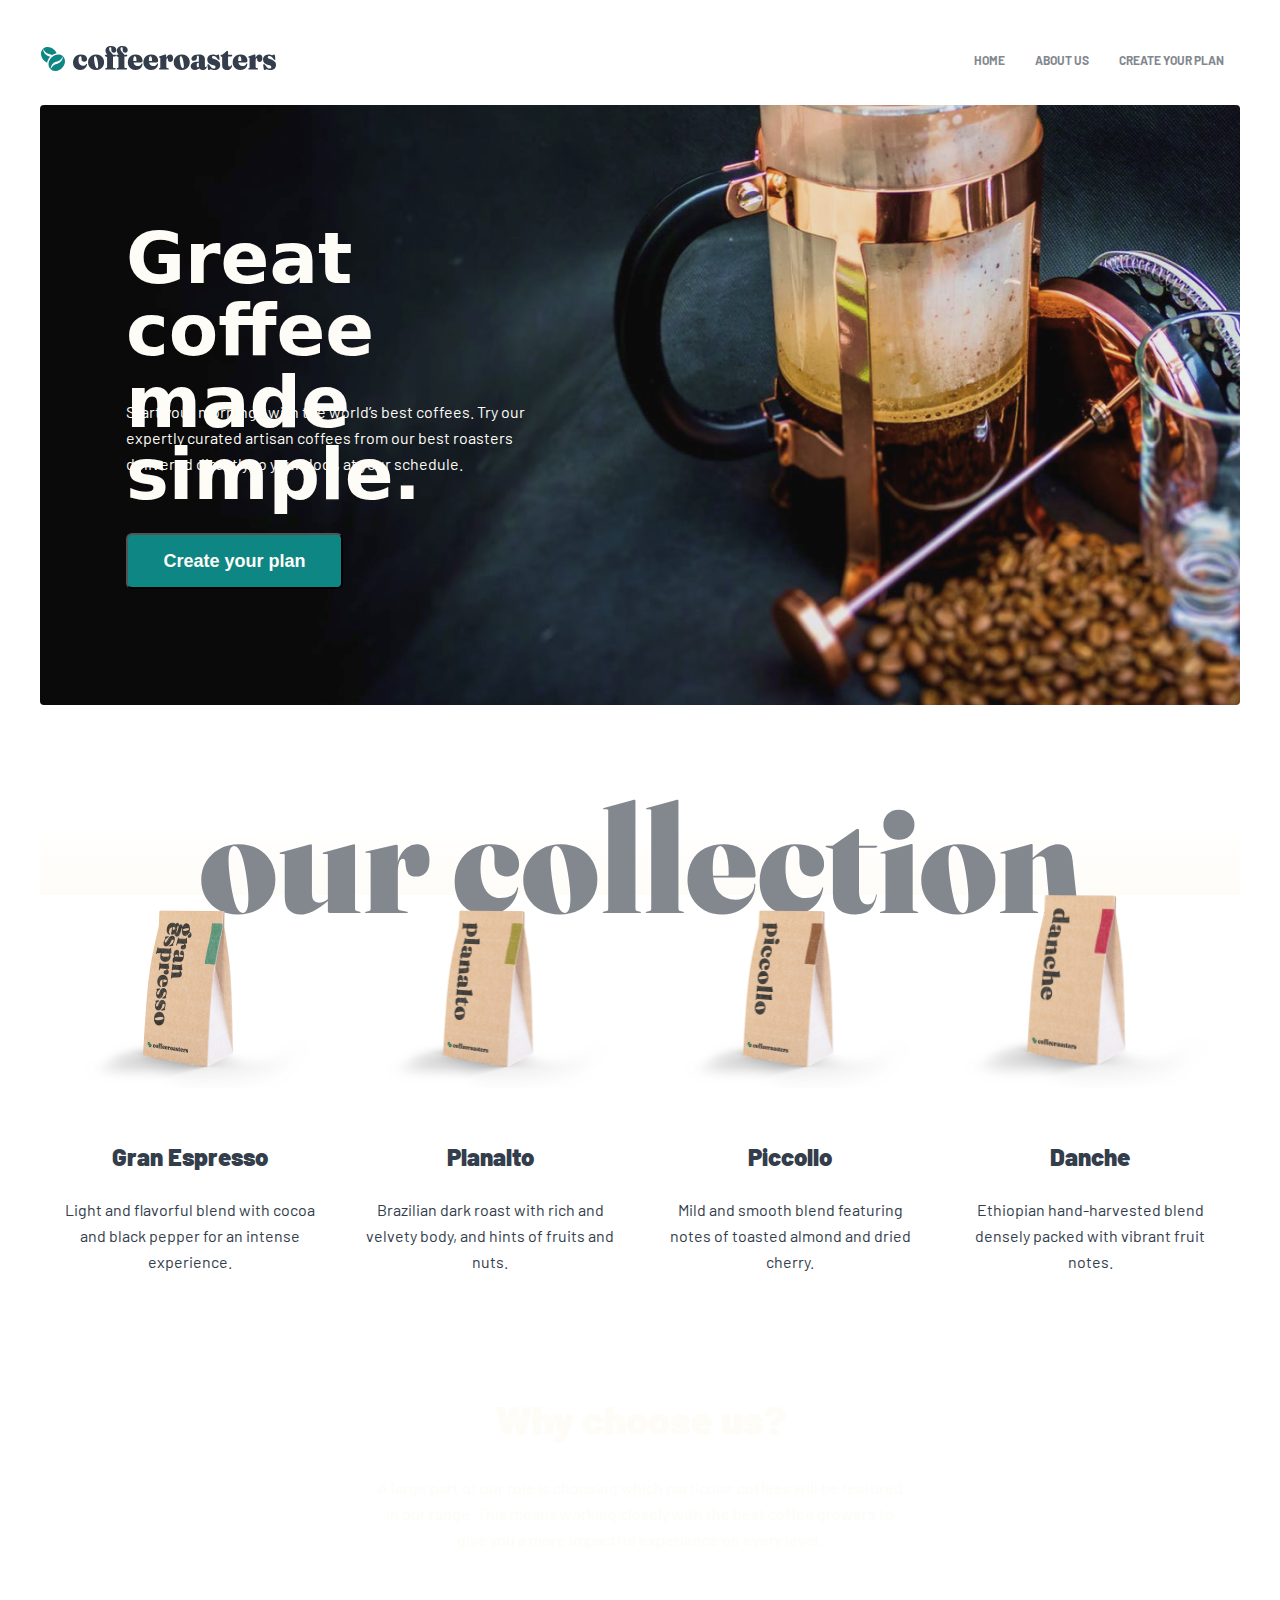
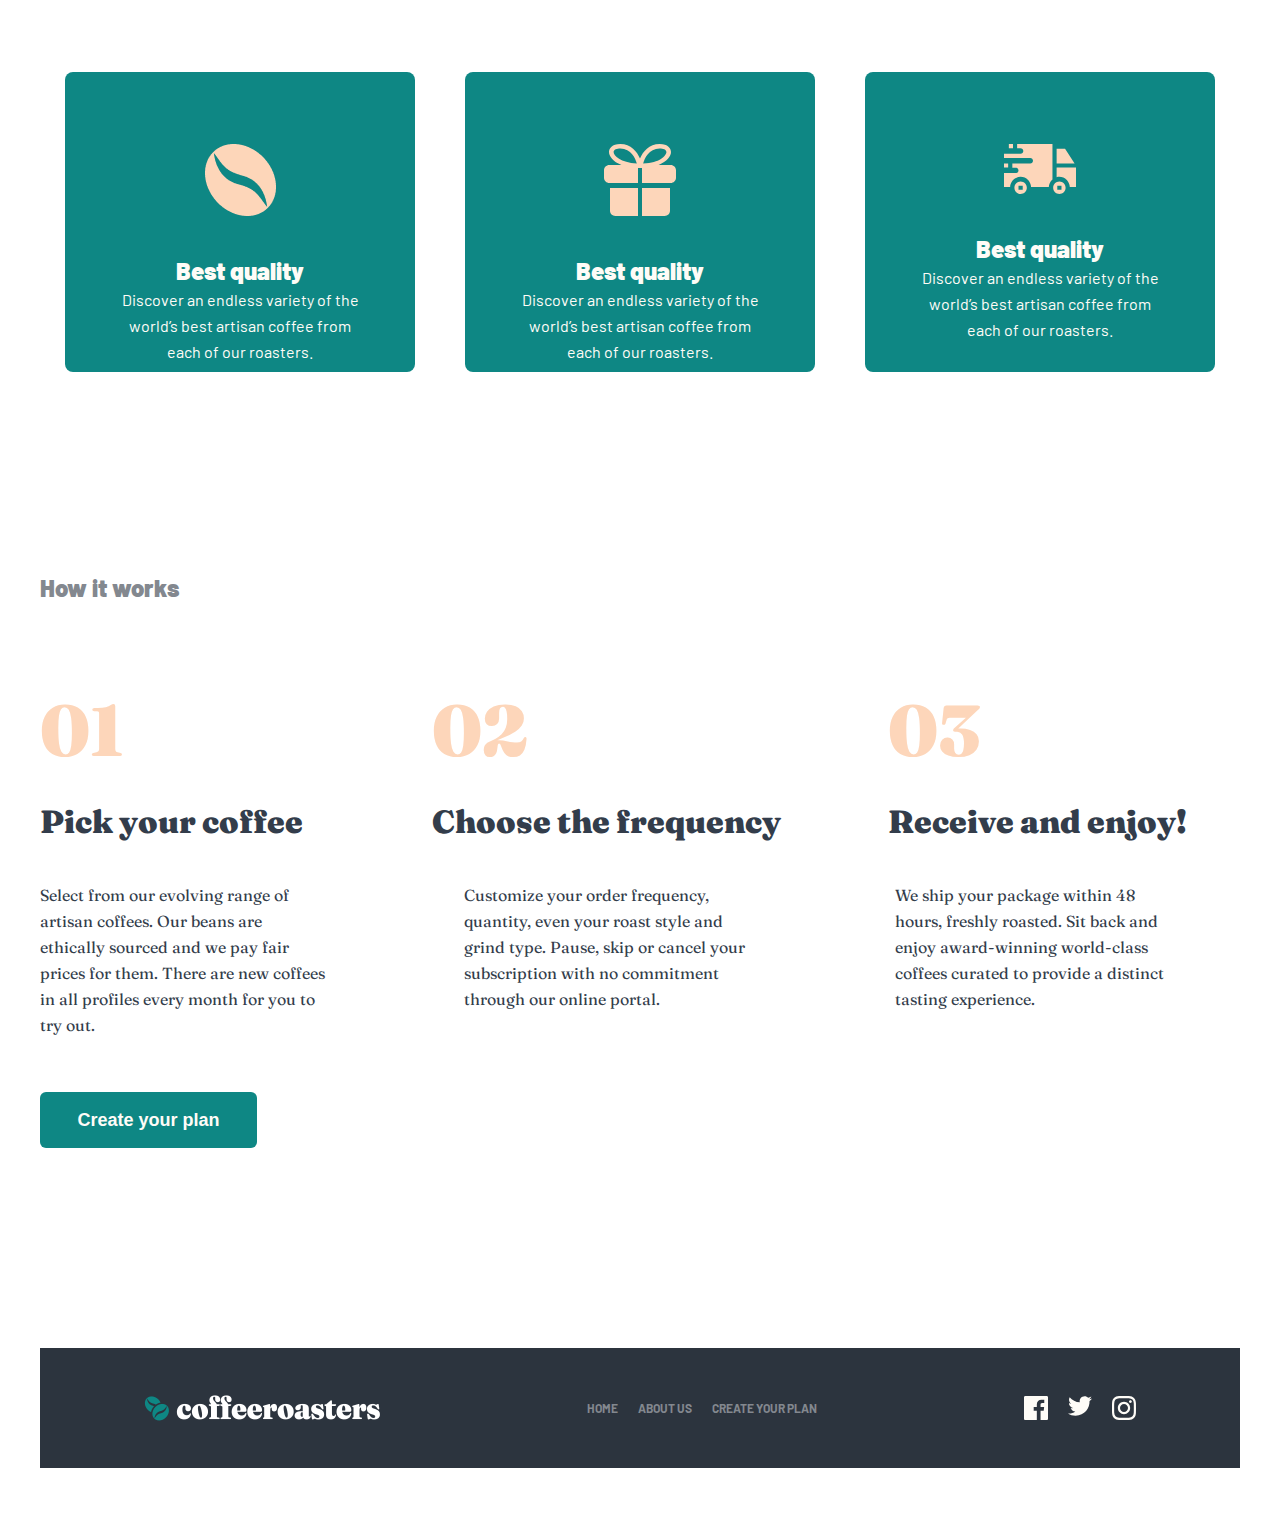
<file: index.html>
<!DOCTYPE html>
<html lang="en">
  <head>
    <meta charset="UTF-8" />
    <meta http-equiv="X-UA-Compatible" content="IE=edge" />
    <meta name="viewport" content="width=device-width, initial-scale=1.0" />
    <title>Home</title>
    <link rel="preconnect" href="https://fonts.googleapis.com" />
    <link rel="preconnect" href="https://fonts.gstatic.com" crossorigin />
    <link
      href="https://fonts.googleapis.com/css2?family=Barlow:wght@400;600&display=swap"
      rel="stylesheet"
    />
    <link rel="preconnect" href="https://fonts.googleapis.com" />
    <link rel="preconnect" href="https://fonts.gstatic.com" crossorigin />
    <link
      href="https://fonts.googleapis.com/css2?family=Fraunces:opsz,wght@9..144,900&display=swap"
      rel="stylesheet"
    />
    <link rel="stylesheet" href="./css/main.css" />
  </head>
  <body>
    <header>
      <section class="head_section_1">
        <div class="container">
          <div class="header">
            <h1 class="header__logo">
              <a href="/"><img src="./img/Group 5.svg" alt="logo" /></a>
            </h1>
            <nav>
              <ul class="header__list">
                <li><a href="./index.html">HOME</a></li>
                <li><a href="./about-us.html">ABOUT US</a></li>
                <li><a href="./creat-plan.html">CREATE YOUR PLAN</a></li>
              </ul>
            </nav>
          </div>
        </div>
      </section>
      <section class="head_section_2">
        <div class="container">
          <img src="./img/Bitmap.png" alt="photo coffee" class="coffee_photo" />
          <div class="made_coffee">
            <h2 class="made_coffee__title">Great coffee made simple.</h2>
            <p class="made_coffee__text">
              Start your mornings with the world’s best coffees. Try our
              expertly curated artisan coffees from our best roasters delivered
              directly to your door, at your schedule.
            </p>
            <button class="made_coffee__btn">Create your plan</button>
          </div>
        </div>
      </section>
    </header>
    <!--i finished header section-->
    <main>
      <section class="main-section_1">
        <div class="container">
          <div class="collection">
            <h2 class="collection__title">our collection</h2>
          </div>
          <div class="type_coffees">
            <div class="espresso">
              <img
                src="./img/expresso.png"
                alt="coffee"
                width="255px"
                height="193px"
              />
              <h4>Gran Espresso</h4>
              <p>
                Light and flavorful blend with cocoa and black pepper for an
                intense experience.
              </p>
            </div>
            <div class="espresso">
              <img
                src="./img/kopi2.png"
                alt="coffee"
                width="255px"
                height="193px"
              />
              <h4>Planalto</h4>
              <p>
                Brazilian dark roast with rich and velvety body, and hints of
                fruits and nuts.
              </p>
            </div>
            <div class="espresso">
              <img
                src="./img/kopi3.png"
                alt="coffee"
                width="255px"
                height="193px"
              />
              <h4>Piccollo</h4>
              <p>
                Mild and smooth blend featuring notes of toasted almond and
                dried cherry.
              </p>
            </div>
            <div class="espresso">
              <img
                src="./img/kopi4.png"
                alt="coffee"
                width="255px"
                height="193px"
              />
              <h4>Danche</h4>
              <p>
                Ethiopian hand-harvested blend densely packed with vibrant fruit
                notes.
              </p>
            </div>
          </div>
        </div>
      </section>
      <!--finished first section of main-->
      <section class="main-section_2">
        <div class="container">
          <div class="about-us">
            <h2>Why choose us?</h2>
            <p>
              A large part of our role is choosing which particular coffees will
              be featured in our range. This means working closely with the best
              coffee growers to give you a more impactful experience on every
              level.
            </p>
          </div>
          <div class="boxes-coffee">
            <div class="box_coffee">
              <img src="./img/Shape.png" alt="coffee" />
              <h3>Best quality</h3>
              <p>
                Discover an endless variety of the world’s best artisan coffee
                from each of our roasters.
              </p>
            </div>
            <div class="box_coffee">
              <img src="./img/Combined Shape.svg" alt="coffee" />
              <h3>Best quality</h3>
              <p>
                Discover an endless variety of the world’s best artisan coffee
                from each of our roasters.
              </p>
            </div>
            <div class="box_coffee">
              <img src="./img/Combined Shape (1).svg" alt="coffee" />
              <h3>Best quality</h3>
              <p>
                Discover an endless variety of the world’s best artisan coffee
                from each of our roasters.
              </p>
            </div>
          </div>
        </div>
      </section>
      <!--finished second section of main-->
      <section class="main-section_3">
        <div class="container">
          <div class="our-system">
            <h2>How it works</h2>
          </div>
          <div class="three_boxees">
            <div class="instruction_1">
              <h2>01</h2>
              <h3>Pick your coffee</h3>
              <p>
                Select from our evolving range of artisan coffees. Our beans are
                ethically sourced and we pay fair prices for them. There are new
                coffees in all profiles every month for you to try out.
              </p>
            </div>
            <div class="instruction">
              <h2>02</h2>
              <h3>Choose the frequency</h3>
              <p>
                Customize your order frequency, quantity, even your roast style
                and grind type. Pause, skip or cancel your subscription with no
                commitment through our online portal.
              </p>
            </div>
            <div class="instruction">
              <h2>03</h2>
              <h3>Receive and enjoy!</h3>
              <p>
                We ship your package within 48 hours, freshly roasted. Sit back
                and enjoy award-winning world-class coffees curated to provide a
                distinct tasting experience.
              </p>
            </div>
          </div>
          <button class="our-system__btn">Create your plan</button>
        </div>
      </section>
    </main>
    <!--finished main!!!-->
    <footer>
      <div class="container">
        <div class="footer">
          <h2>
            <a href="/">
              <img
                src="./img/footer logo.png"
                alt="footer logo"
                width="236px"
                height="26px"
              />
            </a>
          </h2>
          <div class="section-2_footer">
            <nav>
              <ul class="section-2_footer__list">
                <li><a href="/">HOME</a></li>
                <li><a href="/">ABOUT US</a></li>
                <li><a href="/">CREATE YOUR PLAN</a></li>
              </ul>
            </nav>
          </div>
          <div class="section-2_footer">
            <nav>
              <ul class="section-2_footer__list">
                <li>
                  <a href="/"><img src="./img/Path (1).svg" alt="" /></a>
                </li>
                <li>
                  <a href="/"><img src="./img/Path.svg" alt="" /></a>
                </li>
                <li>
                  <a href="/"><img src="./img/Shape.svg" alt="" /></a>
                </li>
              </ul>
            </nav>
          </div>
        </div>
      </div>
    </footer>
  </body>
</html>
</file>
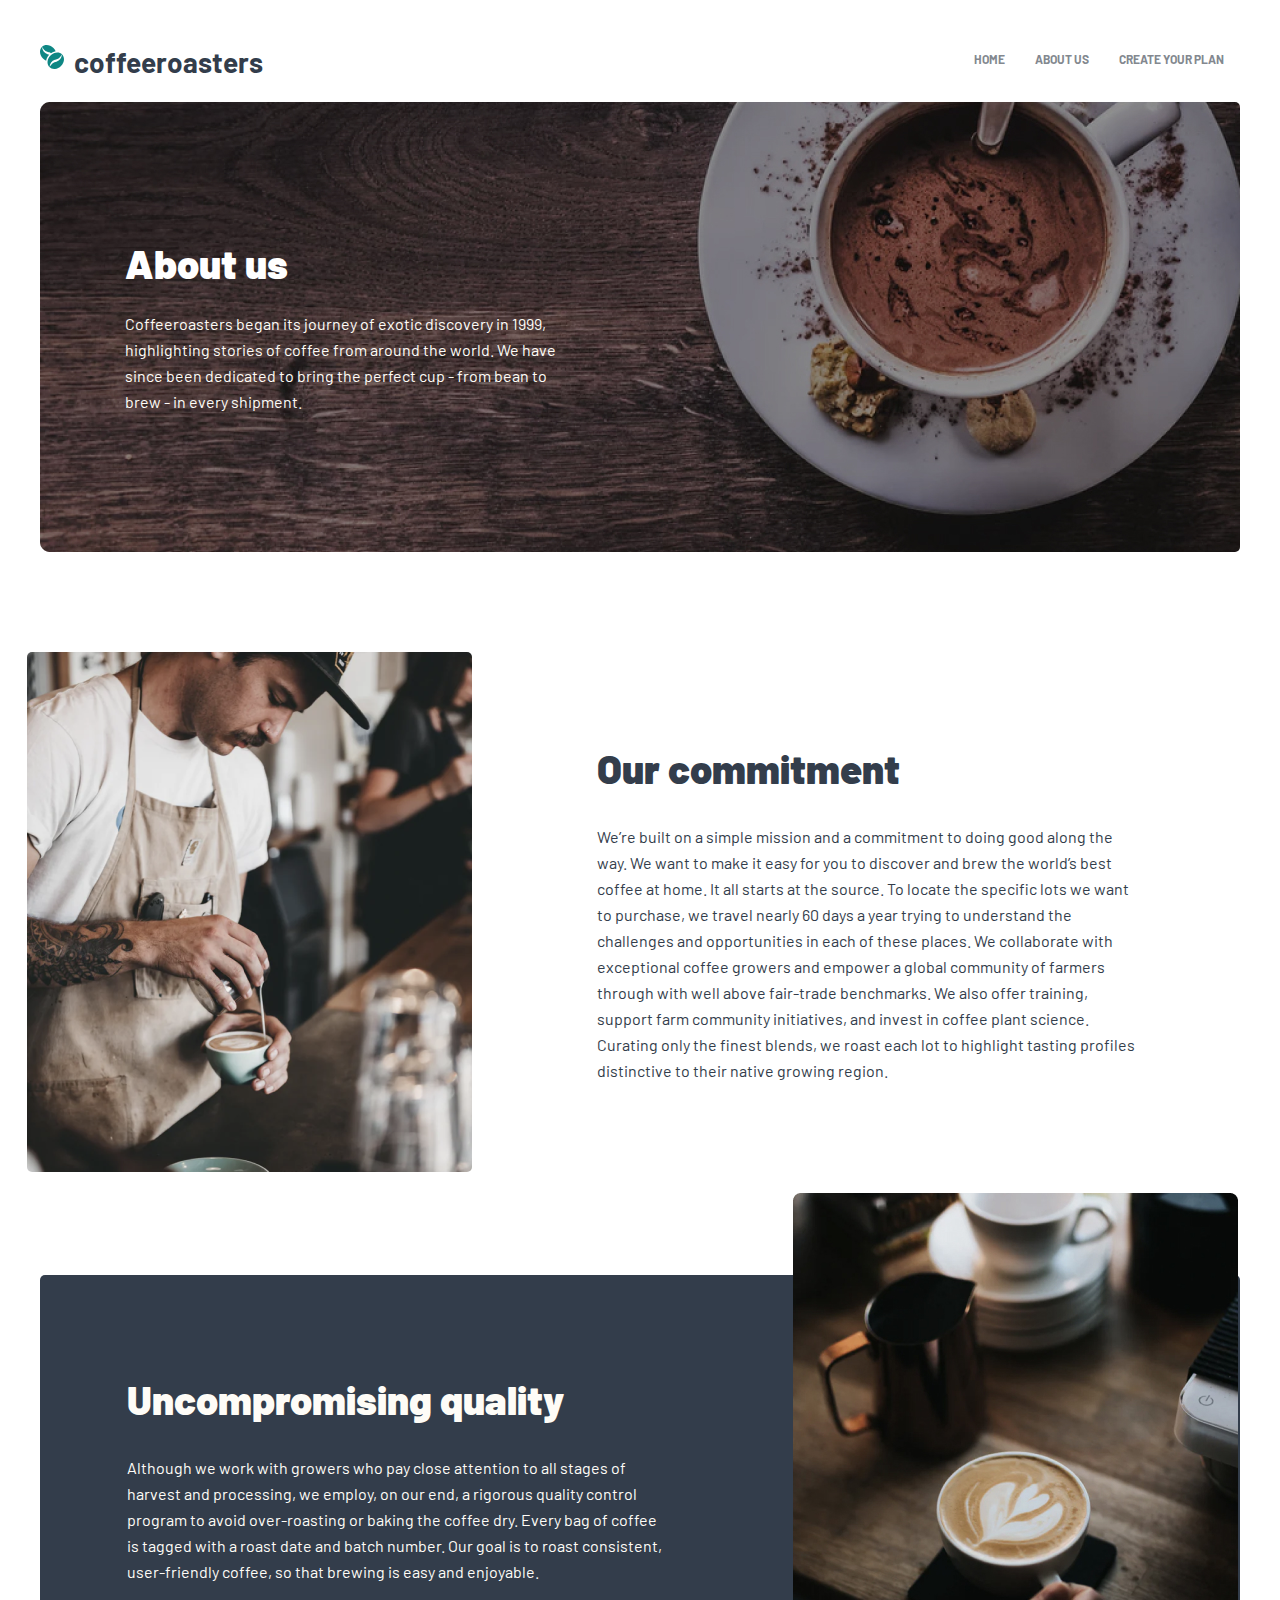
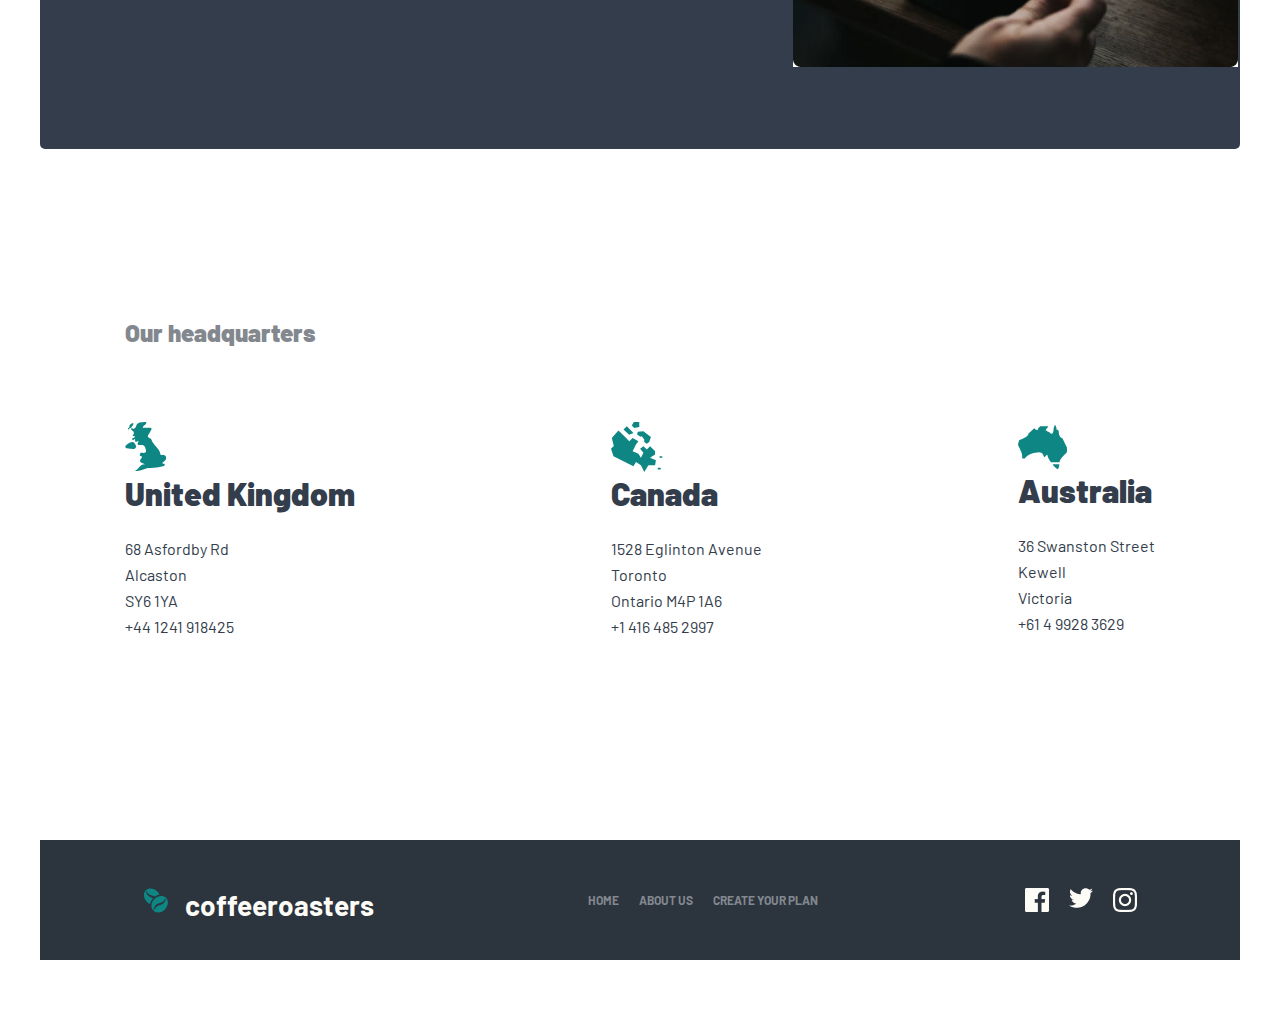
<file: about-us.html>
<!DOCTYPE html>
<html lang="en">
  <head>
    <meta charset="UTF-8" />
    <meta http-equiv="X-UA-Compatible" content="IE=edge" />
    <meta name="viewport" content="width=device-width, initial-scale=1.0" />
    <title>Coffee About us</title>
    <link rel="preconnect" href="https://fonts.googleapis.com" />
    <link rel="preconnect" href="https://fonts.gstatic.com" crossorigin />
    <link
      href="https://fonts.googleapis.com/css2?family=Barlow:wght@400;600&display=swap"
      rel="stylesheet"
    />
    <link rel="preconnect" href="https://fonts.googleapis.com" />
    <link rel="preconnect" href="https://fonts.gstatic.com" crossorigin />
    <link
      href="https://fonts.googleapis.com/css2?family=Fraunces:opsz,wght@9..144,900&display=swap"
      rel="stylesheet"
    />
    <link rel="stylesheet" href="./css/main.css" />
  </head>
  <body>
    <header>
      <section class="head_section_1">
        <div class="container">
          <div class="header">
            <h1 class="header__logo">
              <a href="/"
                ><svg
                  width="24"
                  height="24"
                  viewBox="0 0 24 24"
                  fill="none"
                  xmlns="http://www.w3.org/2000/svg"
                >
                  <path
                    fill-rule="evenodd"
                    clip-rule="evenodd"
                    d="M13.4893 3.00268C9.97493 -0.508874 4.76554 -1.01438 1.87661 1.87766C-1.01383 4.76821 -0.508337 9.97779 3.00008 13.4908C3.93606 14.4269 5.01454 15.1424 6.15301 15.6554C6.52651 13.4848 7.59748 11.3983 9.22344 9.68528C8.68496 9.49328 8.13297 9.33128 7.55698 9.17377C4.14606 8.23776 2.4511 5.39222 2.05511 2.05617C2.38262 2.45002 2.68082 2.86313 2.97814 3.27503C3.555 4.0742 4.12855 4.86879 4.90654 5.50922C6.11679 6.50576 7.44522 6.89045 8.89855 7.3113C8.95466 7.32755 9.01096 7.34385 9.06745 7.36025C9.75593 7.55975 10.3544 7.85525 10.9034 8.20026C12.3464 7.14574 13.9738 6.44373 15.6538 6.15423C15.1423 5.01571 14.4253 3.93869 13.4893 3.00268ZM7.54648 16.4894C7.76998 14.3159 8.82296 12.1903 10.5104 10.5028C14.0248 6.99124 19.2342 6.48423 22.1232 9.37778C25.0136 12.2683 24.5096 17.4779 20.9967 20.991C19.3092 22.6785 17.1838 23.7315 15.0103 23.9565C14.7208 23.985 14.4343 24 14.1538 24C12.2849 24 10.6154 23.3445 9.38544 22.1145C7.96947 20.7 7.31549 18.7019 7.54648 16.4894ZM12.6869 18.2729C13.8388 17.3939 15.0853 17.0459 16.4413 16.6754C19.8522 15.7394 21.5457 12.8938 21.9432 9.55778C21.6184 9.94944 21.3224 10.3598 21.0273 10.7688C20.4487 11.5709 19.8735 12.3681 19.0917 13.0108C17.8778 14.009 16.5463 14.3943 15.0864 14.8168L14.9308 14.8619C11.5934 15.8309 9.94343 18.6524 9.56244 21.936C9.89121 21.541 10.1924 21.1309 10.492 20.7229C11.1423 19.8374 11.7852 18.962 12.6869 18.2729Z"
                    fill="#0E8784"
                  />
                </svg>
                <p>coffeeroasters</p>
              </a>
            </h1>
            <nav>
              <ul class="header__list">
                <li><a href="./index.html">HOME</a></li>
                <li><a href="./about-us.html">ABOUT US</a></li>
                <li><a href="./creat-plan.html">CREATE YOUR PLAN</a></li>
              </ul>
            </nav>
          </div>
        </div>
      </section>
      <section class="about-us-coffee">
        <div class="container">
          <div class="about-us__info">
            <h2>About us</h2>
            <p>
              Coffeeroasters began its journey of exotic discovery in 1999,
              highlighting stories of coffee from around the world. We have
              since been dedicated to bring the perfect cup - from bean to brew
              - in every shipment.
            </p>
          </div>
        </div>
      </section>
    </header>
    <main class="main">
      <section class="section-main">
        <div class="container">
          <div class="section-info">
            <span>
              <img
                src="./img/commitment.png"
                alt="commitment"
                width="445px"
                height="520px"
              />
            </span>
            <div class="commitment__text">
              <h2>Our commitment</h2>
              <p>
                We’re built on a simple mission and a commitment to doing good
                along the way. We want to make it easy for you to discover and
                brew the world’s best coffee at home. It all starts at the
                source. To locate the specific lots we want to purchase, we
                travel nearly 60 days a year trying to understand the challenges
                and opportunities in each of these places. We collaborate with
                exceptional coffee growers and empower a global community of
                farmers through with well above fair-trade benchmarks. We also
                offer training, support farm community initiatives, and invest
                in coffee plant science. Curating only the finest blends, we
                roast each lot to highlight tasting profiles distinctive to
                their native growing region.
              </p>
            </div>
          </div>
        </div>
      </section>
      <section class="section-main_2">
        <div class="container">
          <div class="quality">
            <div class="quality__info">
              <div class="quality__text">
                <h2>Uncompromising quality</h2>
                <p>
                  Although we work with growers who pay close attention to all
                  stages of harvest and processing, we employ, on our end, a
                  rigorous quality control program to avoid over-roasting or
                  baking the coffee dry. Every bag of coffee is tagged with a
                  roast date and batch number. Our goal is to roast consistent,
                  user-friendly coffee, so that brewing is easy and enjoyable.
                </p>
              </div>
              <img
                src="./img/quality.jpg"
                alt="quality photo"
                width="445px"
                height="474px"
              />
            </div>
          </div>
        </div>
      </section>
      <section class="section-main_3">
        <div class="container">
          <div class="countries-title">
            <h2>Our headquarters</h2>
            <div class="countries">
              <div class="uk">
                <div class="kingdom">
                  <svg
                    width="42"
                    height="51"
                    viewBox="0 0 42 51"
                    fill="none"
                    xmlns="http://www.w3.org/2000/svg"
                  >
                    <path
                      fill-rule="evenodd"
                      clip-rule="evenodd"
                      d="M6.01896 6.96845L6.01895 6.96844C5.97905 6.94632 5.9387 6.92394 5.89446 6.89445H5.9028C5.90553 6.8899 5.90886 6.88504 5.9124 6.87989L5.91241 6.87987C5.91965 6.86932 5.92776 6.85751 5.93335 6.84445C5.94446 6.84029 5.95627 6.83682 5.96807 6.83334L5.96809 6.83334C5.97989 6.82987 5.99169 6.8264 6.0028 6.82223C6.06809 6.86887 6.09079 6.91802 6.11464 6.96967C6.1263 6.99492 6.13824 7.02078 6.15557 7.04723C8.61946 8.59445 9.99724 7.7639 10.9611 5.60557C11.0945 5.29446 11.2222 4.95834 11.3472 4.60001C12.4857 1.25624 15.1641 1.21554 17.7545 1.17617C18.5835 1.16357 19.4035 1.15111 20.1611 1.03057C21.9889 0.744455 21.4056 2.44723 20.6139 3.26668C20.3526 3.54064 20.0455 3.7713 19.7274 4.01018C18.9264 4.61175 18.056 5.26549 17.6722 6.79445C18.411 6.79445 19.1182 6.79908 19.8037 6.80356C21.3092 6.8134 22.7102 6.82256 24.1111 6.78057C26.7306 6.70279 27.175 7.65557 25.7306 9.77501C25.4142 10.2422 25.1583 10.7528 24.9029 11.2623L24.9029 11.2623C24.5843 11.898 24.2666 12.532 23.8334 13.0778C22.3195 14.9722 22.3528 16.2667 24.8361 17.15C25.4611 17.3722 26.2667 17.9278 26.425 18.4917C27.1788 21.1628 28.9835 23.1701 30.7829 25.1715C32.7766 27.3889 34.7638 29.5991 35.3084 32.6972C35.3337 32.8398 35.351 32.9718 35.3668 33.0927C35.4535 33.754 35.4967 34.0833 36.5722 33.9917C38.4056 33.8195 40.575 33.7972 41.0861 36.1361C41.5778 38.3667 39.9861 39.7861 38.2834 40.9639C38.0514 41.1224 37.8746 41.3548 37.6772 41.6144L37.6771 41.6145L37.6771 41.6146C37.5908 41.728 37.5005 41.8467 37.4 41.9667C37.5571 42.652 38.151 42.6702 38.707 42.6872C39.262 42.7042 39.7792 42.72 39.7861 43.3972C39.7972 44.525 38.5889 45.05 37.7528 45.3083C33.4889 46.6333 28.9972 47.0833 24.625 46.9945C22.2911 46.9429 20.2482 47.6889 18.2164 48.4308C16.7417 48.9692 15.2728 49.5055 13.7028 49.7333C13.4729 49.7677 13.2471 49.819 13.017 49.8714C12.1849 50.0609 11.2951 50.2634 9.94168 49.7195C11.5466 49.1366 12.6068 47.9549 13.6749 46.7646C15.2687 44.9882 16.8799 43.1925 20.3445 43.3389C19.738 43.0869 19.2508 42.8814 18.8417 42.7087L18.8387 42.7075L18.8385 42.7074L18.8385 42.7074L18.8384 42.7074C18.0408 42.3708 17.5398 42.1594 17.0278 41.9722C14.6972 41.1306 14.3861 39.4945 16.125 37.6C17.1056 36.5361 17.7834 35.3945 15.5611 34.9333C14.3395 34.6816 14.631 34.1589 14.9543 33.5794C15.1874 33.1613 15.4371 32.7136 15.1472 32.3167C14.775 31.8056 15.9972 31.6611 16.7028 31.75C18.7917 32.0195 21.7445 32.3806 20.9334 29.3278C20.8675 29.0811 20.805 28.8031 20.7385 28.5068L20.7384 28.5065L20.7384 28.5064C20.2774 26.454 19.6182 23.5197 16.2445 23.9639C12.5889 24.4445 11.4417 23.5389 13.7278 20.2222C13.2628 20.0142 12.6194 20.2545 12.0027 20.4849C10.8327 20.922 9.75856 21.3233 10.1806 18.5583C10.2056 18.3833 9.86113 17.9639 9.79169 17.9833C9.52593 18.0675 9.25436 18.3309 8.9844 18.5927L8.98439 18.5927C8.39939 19.1601 7.82197 19.7201 7.3278 18.4333C6.97519 17.516 7.57192 17.2735 8.27236 16.9888C8.98451 16.6993 9.80387 16.3662 9.84169 15.2361C9.78655 15.0572 9.37532 15.0532 8.93264 15.0489C8.19329 15.0417 7.36622 15.0336 7.96391 14.2083C9.95347 11.4633 8.43131 10.3096 6.72826 9.0189L6.72821 9.01886L6.72805 9.01873C6.55274 8.88587 6.37552 8.75155 6.20002 8.6139C5.96982 8.43464 6.05364 8.16439 6.14328 7.87539C6.1856 7.73894 6.22921 7.59832 6.24169 7.46112C6.24169 7.45696 6.2403 7.4514 6.23891 7.44585L6.23891 7.44584C6.23752 7.44029 6.23613 7.43473 6.23613 7.43057C6.24446 7.30001 6.23057 7.16668 6.15002 7.04723C6.10403 7.01561 6.06175 6.99217 6.01897 6.96845L6.01896 6.96845ZM1.4778 27.1861C0.916685 27.0945 0.277796 26.5056 0.338907 25.6583C0.46113 24.1028 5.2028 20.9333 7.30835 21.0583C9.24749 21.1651 9.87283 22.4829 10.4606 23.7216C10.6988 24.2236 10.9309 24.7127 11.2417 25.1028C11.15 26.9361 10.0417 27.9722 8.85002 27.9778C6.51002 28.0069 4.15236 27.6223 1.82271 27.2423L1.4778 27.1861ZM8.19169 1.87779C5.56669 2.57779 4.0528 3.97223 4.23891 6.79168C2.48053 6.96463 2.99059 7.67977 3.46069 8.33888C3.5342 8.44194 3.60673 8.54364 3.66946 8.64168C3.80518 8.33292 4.04139 8.04282 4.28509 7.74352L4.28509 7.74352C4.44043 7.55274 4.5988 7.35824 4.73613 7.15279C4.89028 7.1129 5.04485 7.07218 5.19951 7.03144L5.1997 7.03138C5.44352 6.96715 5.68757 6.90285 5.93057 6.84168C6.16736 6.31966 6.57444 5.87828 6.98734 5.43059C7.82901 4.51801 8.69485 3.57922 8.19169 1.87779ZM3.57502 9.42501C3.99724 9.27779 3.88335 8.98334 3.66669 8.64168C3.55835 8.88057 3.49446 9.13057 3.57502 9.42501Z"
                      fill="#0E8784"
                    />
                  </svg>
                </div>
                <h3>United Kingdom</h3>
                <ul>
                  <li>68 Asfordby Rd</li>
                  <li>Alcaston</li>
                  <li>SY6 1YA</li>
                  <li>+44 1241 918425</li>
                </ul>
              </div>
              <div class="uk">
                <div class="canada">
                  <svg
                    width="52"
                    height="50"
                    viewBox="0 0 52 50"
                    fill="none"
                    xmlns="http://www.w3.org/2000/svg"
                  >
                    <path
                      fill-rule="evenodd"
                      clip-rule="evenodd"
                      d="M28.2744 5.09355V0.104774L22.8308 0.0440674L20.79 3.43035L23.2848 5.92598L28.2744 5.09355ZM22.4532 10.9148L15.8004 4.26112L12.474 7.58835L18.1472 12.6412L22.4532 10.9148ZM29.4478 14.8058L26.1264 12.39L26.7301 9.67317L32.4324 9.25238L39.9168 15.0728L38.2536 20.0624L35.7588 21.7264L33.264 20.0624V17.5676L30.7692 14.2412L29.4478 14.8058ZM49.0644 47.5052H47.4012C46.942 47.5052 46.5696 47.1329 46.5696 46.6736C46.5696 46.2143 46.942 45.842 47.4012 45.842H49.0644C49.5237 45.842 49.896 46.2143 49.896 46.6736C49.896 47.1329 49.5237 47.5052 49.0644 47.5052ZM49.0644 35.8628H50.7277C51.1869 35.8628 51.5593 35.4905 51.5593 35.0312C51.5593 34.5719 51.1869 34.1996 50.7277 34.1996H49.0644C48.6052 34.1996 48.2328 34.5719 48.2328 35.0312C48.2328 35.4905 48.6052 35.8628 49.0644 35.8628ZM39.0852 35.8628L44.0748 32.5364V29.21L39.0852 24.2204L35.7588 27.5468L32.4324 24.2204L29.106 26.7152L32.4324 30.8732L29.9376 35.8628L27.4428 31.7048L21.6216 29.21L24.948 22.5572L27.4428 19.2308L21.6216 15.9044L18.2952 19.2308L7.48441 8.41995L0.831601 15.9044L2.78586 23.9559L0 26.7152L2.4948 34.1996L22.4532 44.1788L24.948 40.0208L29.9376 43.3472L33.264 50L37.422 43.3472H44.0748L44.9064 38.3576L39.0852 35.8628Z"
                      fill="#0E8784"
                    />
                  </svg>
                </div>
                <h3>Canada</h3>
                <ul>
                  <li>1528 Eglinton Avenue</li>
                  <li>Toronto</li>
                  <li>Ontario M4P 1A6</li>
                  <li>+1 416 485 2997</li>
                </ul>
              </div>
              <div class="uk">
                <div class="australia">
                  <svg
                    width="49"
                    height="44"
                    viewBox="0 0 49 44"
                    fill="none"
                    xmlns="http://www.w3.org/2000/svg"
                  >
                    <path
                      fill-rule="evenodd"
                      clip-rule="evenodd"
                      d="M4.12213 32.8771C4.60545 29.7852 3.25319 26.6158 1.79811 23.6997C1.60829 23.3196 1.41741 22.9438 1.22904 22.5729C0.830641 21.7884 0.443482 21.0261 0.101358 20.2924C-0.00147482 20.0701 -0.0271831 19.8167 0.0293751 19.5737L0.949732 15.7166C1.03714 15.3443 1.31479 15.0445 1.67985 14.9307C3.6491 14.3103 9.93735 12.0767 10.5029 8.79347C10.5132 8.72625 10.5492 8.66938 10.5955 8.62284L15.9582 3.4266C16.092 3.29735 16.3079 3.31286 16.4262 3.45763C16.9301 4.09359 18.3337 5.51027 20.4212 4.81227L19.7733 4.15563C19.6448 4.03154 19.65 3.82472 19.7785 3.70064L22.2311 1.37396C22.2876 1.31709 22.3647 1.28606 22.447 1.28606H29.923C30.1904 1.28606 30.3394 1.60146 30.1698 1.80827L27.7686 4.73988C27.6504 4.88982 27.6812 5.10698 27.8406 5.21039C28.3202 5.52413 29.3175 6.179 30.372 6.87145C31.1944 7.41144 32.0516 7.97428 32.7252 8.41603C33.5068 8.9279 34.5609 8.60733 34.9155 7.73871C35.3115 6.77185 35.6816 5.26726 35.6868 3.02849C35.6868 2.99229 35.692 2.95093 35.7073 2.91474L36.746 0.215794C36.8436 -0.0323845 37.183 -0.0582364 37.3167 0.174431C37.8258 1.06374 38.7358 2.95093 38.7358 5.15351L39.2345 4.79159C39.3734 4.68818 39.5687 4.7192 39.6716 4.85363L40.7616 6.28066C40.8079 6.3427 40.8284 6.42543 40.8233 6.50299C40.7513 7.27337 40.5508 11.5183 44.258 13.2193C44.3248 13.2503 44.3814 13.302 44.4122 13.3693L48.9369 22.4691C48.9575 22.5157 48.9677 22.5622 48.9677 22.6139V26.4452C48.9677 27.0295 48.7209 27.5827 48.2838 27.9705C46.51 29.5526 41.8722 33.9423 41.5894 36.9825C41.574 37.1428 41.4403 37.2668 41.2758 37.2668H33.3011C33.2497 37.2668 33.1983 37.2565 33.152 37.2307C32.6378 36.9515 29.923 33.3736 29.3729 29.9042C29.3317 29.6457 29.0078 29.5475 28.8279 29.7439L27.0436 31.7294C26.8791 31.9155 26.6426 32.0189 26.3958 32.0189C26.1232 32.0189 25.8919 31.8224 25.8457 31.5536C25.64 30.3436 24.7248 27.1794 20.8891 27.1794C18.8324 27.1794 15.6292 27.9757 12.6573 28.8753C12.6573 28.8753 9.36663 29.9094 6.93462 33.2184C6.85236 33.3322 6.71867 33.3994 6.57471 33.3994H4.56946C4.29181 33.3994 4.081 33.1512 4.12213 32.8771ZM40.5199 43.2024C40.3503 43.8694 39.5739 44.1693 39.0031 43.7815C37.9543 43.068 36.3706 41.8219 34.936 39.9916C34.7253 39.7227 34.9155 39.3246 35.26 39.3246H40.9673C41.2397 39.3246 41.4351 39.578 41.3683 39.8416L40.5199 43.2024Z"
                      fill="#0E8784"
                    />
                  </svg>
                </div>
                <h3>Australia</h3>
                <ul>
                  <li>36 Swanston Street</li>
                  <li>Kewell</li>
                  <li>Victoria</li>
                  <li>+61 4 9928 3629</li>
                </ul>
              </div>
            </div>
          </div>
        </div>
      </section>
    </main>
    <footer>
      <div class="container">
        <div class="footer">
          <h2>
            <a href="/">
              <svg
                width="25"
                height="25"
                viewBox="0 0 25 25"
                fill="none"
                xmlns="http://www.w3.org/2000/svg"
              >
                <path
                  fill-rule="evenodd"
                  clip-rule="evenodd"
                  d="M14.3891 3.44665C10.8747 -0.064904 5.66533 -0.570412 2.77639 2.32163C-0.114045 5.21218 0.391444 10.4218 3.89987 13.9348C4.83584 14.8708 5.91432 15.5863 7.05279 16.0993C7.42629 13.9288 8.49726 11.8423 10.1232 10.1293C9.58474 9.93725 9.03275 9.77525 8.45676 9.61774C5.04584 8.68173 3.35088 5.83619 2.95489 2.50014C3.28241 2.89399 3.5806 3.3071 3.87792 3.719C4.45478 4.51817 5.02833 5.31276 5.80632 5.95319C7.01657 6.94973 8.345 7.33442 9.79833 7.75527C9.85444 7.77152 9.91074 7.78782 9.96723 7.80422C10.6557 8.00372 11.2542 8.29922 11.8032 8.64423C13.2462 7.58971 14.8736 6.8877 16.5536 6.5982C16.0421 5.45968 15.3251 4.38266 14.3891 3.44665ZM8.44626 16.9334C8.66976 14.7598 9.72274 12.6343 11.4102 10.9468C14.9246 7.43521 20.134 6.9282 23.0229 9.82175C25.9134 12.7123 25.4094 17.9219 21.8965 21.4349C20.209 23.1224 18.0835 24.1755 15.9101 24.4005C15.6206 24.429 15.3341 24.444 15.0536 24.444C13.1847 24.444 11.5152 23.7885 10.2852 22.5584C8.86925 21.1439 8.21527 19.1459 8.44626 16.9334ZM13.5866 18.7169C14.7386 17.8379 15.9851 17.4899 17.3411 17.1194C20.752 16.1833 22.4454 13.3378 22.8429 10.0017C22.5182 10.3934 22.2222 10.8037 21.927 11.2128C21.3484 12.0148 20.7732 12.8121 19.9915 13.4548C18.7775 14.453 17.446 14.8383 15.9862 15.2608L15.8306 15.3058C12.4932 16.2748 10.8432 19.0964 10.4622 22.3799C10.791 21.9849 11.0922 21.5748 11.3918 21.1669C12.0421 20.2814 12.685 19.406 13.5866 18.7169Z"
                  fill="#0E8784"
                />
              </svg>
              <p>coffeeroasters</p>
            </a>
          </h2>
          <div class="section-2_footer">
            <nav>
              <ul class="section-2_footer__list">
                <li><a href="./index.html">HOME</a></li>
                <li><a href="./about-us.html">ABOUT US</a></li>
                <li><a href="/">CREATE YOUR PLAN</a></li>
              </ul>
            </nav>
          </div>
          <div class="section-2_footer">
            <nav>
              <ul class="section-2_footer__list">
                <li>
                  <a href="/"><img src="./img/facebook.png" alt="" /></a>
                </li>
                <li>
                  <a href="/"><img src="./img/twitter.png" alt="" /></a>
                </li>
                <li>
                  <a href="/"><img src="./img/instagram.png" alt="" /></a>
                </li>
              </ul>
            </nav>
          </div>
        </div>
      </div>
    </footer>
  </body>
</html>
</file>
<file: css/main.css>
* {
  box-sizing: border-box;
  margin: 0 auto;
  padding: 0;
}

body {
  font-family: barlow;
}

.container {
  max-width: 1200px;
}
@media (max-width: 920px) {
  .container {
    padding: 20px;
  }
}

.header {
  display: flex;
  justify-content: space-around;
  align-items: center;
  margin-top: 45px;
  margin-bottom: 33px;
}
.header .header__logo {
  margin-left: 0;
  margin-right: 680px;
}
.header .header__logo a {
  display: flex;
  align-items: center;
  gap: 10px;
  text-decoration: none;
}
.header .header__logo a p {
  color: #333D4B;
  width: 203px;
  height: 24px;
  font-size: 28px;
}

.header__list {
  display: flex;
  gap: 30px;
}

.header__list li {
  list-style: none;
}

.header__list li a {
  text-decoration: none;
  color: #83888f;
  font-weight: 700;
  font-size: 12px;
}

.header__list li a:hover {
  color: black;
  transition: 0.5s ease;
}

.section-banner {
  position: relative;
  margin-bottom: 155px;
}

.banner {
  border-radius: 5px;
}

.banner-text {
  position: absolute;
  color: white;
  padding-top: 134px;
  padding-left: 86px;
  z-index: 1;
  top: 30px;
}

.banner-text h2 {
  font-family: Fraunces;
  font-weight: 900;
  font-size: 72px;
  line-height: 72px;
  width: 485px;
  height: 72px;
}

.banner-text p {
  font-weight: 400;
  font-size: 16px;
  line-height: 26px;
  width: 445px;
  height: 78px;
  margin-top: 32px;
  margin-left: 0;
}

.first-main-sec {
  width: 1200px;
  height: 600px;
  background: #2c343e;
  border-radius: 10px;
}

.three_boxes {
  display: flex;
  font-family: "Fraunces";
  align-items: center;
  justify-content: space-between;
  padding-top: 120px;
  padding-left: 50px;
  left: 165px;
}

.instruction_1-box {
  margin-left: 0;
}

.instruction_1-box h2 {
  font-weight: 900;
  font-size: 72px;
  line-height: 72px;
  color: #fdd6ba;
}

.instruction_1-box h3 {
  font-weight: 900;
  font-size: 30px;
  line-height: 36px;
  color: #FEFCF7;
  margin-top: 38px;
  margin-bottom: 42px;
}

.instruction_1-box p {
  font-weight: 400;
  font-size: 14px;
  line-height: 26px;
  color: #fefcf7;
  width: 285px;
  height: 130px;
}

.instruction-box h2 {
  font-weight: 900;
  font-size: 72px;
  line-height: 72px;
  color: #fdd6ba;
}

.instruction-box h3 {
  font-weight: 900;
  font-size: 30px;
  line-height: 36px;
  color: #fefcf7;
  margin-top: 38px;
  margin-bottom: 42px;
}

.instruction-box p {
  font-weight: 400;
  font-size: 14px;
  line-height: 26px;
  color: #fefcf7;
  width: 285px;
  height: 130px;
}

.drink-coffee {
  display: flex;
  margin-top: 168px;
}

.box {
  display: flex;
  cursor: pointer;
  margin-bottom: 24px;
}

.box:hover {
  color: #333d4b;
}

.box:active {
  color: #333d4b;
}

.box h3 {
  font-weight: 900;
  font-size: 24px;
  line-height: 32px;
  color: #0e8784;
}

.box p {
  font-weight: 900;
  font-size: 24px;
  line-height: 32px;
  color: #333d4b;
}

.box__line {
  width: 255px;
  height: 1px;
  background: #83888f;
}

.big-boxes {
  margin-left: 125px;
}

.big-boxes__title {
  font-weight: 900;
  font-size: 40px;
  line-height: 48px;
  color: #83888f;
}

.small-boxes {
  width: 228px;
  height: 200px;
  background: #f4f1eb;
  border-radius: 8px;
  padding-left: 28px;
  padding-top: 32px;
  display: inline-block;
  margin-right: 30px;
  margin-top: 56px;
  cursor: pointer;
}

.small-boxes h3 {
  font-weight: 900;
  font-size: 24px;
  line-height: 32px;
  color: #333d4b;
}

.small-boxes p {
  font-weight: 400;
  font-size: 16px;
  line-height: 26px;
  color: #333d4b;
  width: 172px;
  height: 78px;
  margin-top: 24px;
}

.small-boxes:hover {
  background: #fdd6ba;
}

.small-boxes:active {
  background: #0e8784;
}

.types {
  margin-top: 88px;
  margin-bottom: 88px;
}

.how-much {
  margin-bottom: 88px;
}

.grind-coffee {
  margin-bottom: 88px;
}

.order {
  background: #2C343E;
  border-radius: 10px;
  width: 730px;
  height: 208px;
  margin-top: 115px;
  margin-left: 380px;
}

.order h3 {
  font-weight: 400;
  font-size: 16px;
  line-height: 26px;
  color: white;
  padding-top: 31px;
  padding-left: 64px;
}

.order p {
  font-weight: 900;
  font-size: 24px;
  line-height: 40px;
  color: #FFFFFF;
  padding-left: 64px;
  margin-top: 8px;
  width: 602px;
  height: 120px;
  margin-left: 0;
}

.order__btn {
  background: #66D2CF;
  border-radius: 6px;
  width: 217px;
  height: 56px;
  border: none;
  font-weight: 900;
  font-size: 18px;
  line-height: 25px;
  text-align: center;
  color: #FEFCF7;
  cursor: pointer;
  margin-left: 890px;
  margin-top: 40px;
}

.about-us__info {
  background-image: url(../../img/about-us\ banner.jpg);
  background-repeat: no-repeat;
  background-size: auto;
  padding-top: 137px;
  padding-bottom: 137px;
  border-radius: 5px;
}
.about-us__info h2 {
  font-weight: 900;
  line-height: 48px;
  font-size: 40px;
  color: #fff;
  width: 188px;
  height: 48px;
  margin-bottom: 24px;
  margin-left: 85px;
}
.about-us__info p {
  font-weight: 400;
  font-size: 16px;
  line-height: 26px;
  color: #fefcf7;
  width: 445px;
  height: 104px;
  margin-left: 85px;
}

.footer {
  background: #2c343e;
  height: 120px;
  display: flex;
  margin-top: 200px;
  text-align: center;
  align-items: center;
  justify-content: center;
  margin-bottom: 50px;
}
.footer a {
  display: flex;
  align-items: center;
  gap: 10px;
  text-decoration: none;
}
.footer a p {
  color: #FEFCF7;
  width: 203px;
  height: 24px;
  font-size: 28px;
}

.section-2_footer__list {
  display: flex;
  gap: 20px;
}

.section-2_footer__list li a:hover {
  color: #ffffff;
  transition: 0.5s ease;
}

.section-2_footer__list li {
  list-style: none;
}

.section-2_footer__list li a {
  text-decoration: none;
  color: #83888f;
  font-weight: 700;
  font-size: 12px;
}

.section-main {
  margin-top: 100px;
}
.section-main .section-info {
  display: flex;
  align-items: center;
  justify-content: center;
}
.section-main .section-info span {
  margin-right: 125px;
}
.section-main .section-info span img {
  border-radius: 5px;
}
.section-main .section-info h2 {
  font-weight: 900;
  font-size: 40px;
  line-height: 48px;
  color: #333D4B;
  margin-bottom: 32px;
  width: 657px;
  height: 48px;
}
.section-main .section-info p {
  font-weight: 400;
  font-size: 16px;
  line-height: 26px;
  color: #333D4B;
  width: 540px;
  height: 260px;
  margin-left: 0;
}

.quality {
  width: 1200px;
  height: 474px;
  background-color: #333D4B;
  border-radius: 5px;
  margin-top: 100px;
  position: relative;
}
.quality .quality__info {
  display: flex;
}
.quality .quality__info img {
  margin-top: -82px;
  margin-left: 125px;
}
.quality .quality__info .quality__text {
  margin-top: 100px;
}
.quality .quality__info .quality__text h2 {
  font-weight: 900;
  font-size: 40px;
  line-height: 48px;
  width: 517px;
  height: 48px;
  margin-left: 85px;
  margin-bottom: 32px;
  color: #FEFCF7;
}
.quality .quality__info .quality__text p {
  font-weight: 400;
  font-size: 16px;
  line-height: 26px;
  width: 540px;
  height: 130px;
  margin-left: 85px;
  color: #FEFCF7;
}

.countries-title {
  margin-top: 168px;
}
.countries-title h2 {
  font-weight: 900;
  font-size: 24px;
  line-height: 32px;
  color: #83888F;
  margin-bottom: 72px;
  margin-left: 85px;
}
.countries-title .countries {
  display: flex;
  align-items: center;
  gap: 85px;
}
.countries-title .countries .uk h3 {
  font-weight: 900;
  font-size: 32px;
  line-height: 36px;
  color: #333D4B;
  margin-bottom: 25px;
}
.countries-title .countries .uk ul {
  list-style-type: none;
  gap: 20px;
}
.countries-title .countries .uk ul li {
  font-weight: 400;
  font-size: 16px;
  line-height: 26px;
  color: #333D4B;
}

.coffee_photo {
  position: absolute;
  width: 1200px;
  height: 600px;
  border-radius: 4px;
}

.made_coffee {
  position: relative;
  z-index: 1;
  margin-left: 86px;
  padding-top: 117px;
  margin-bottom: 234px;
}

.made_coffee__title {
  font-family: system-ui, -apple-system, BlinkMacSystemFont, "Segoe UI", Roboto, Oxygen, Ubuntu, Cantarell, "Open Sans", "Helvetica Neue", sans-serif;
  font-weight: 900;
  font-size: 72px;
  line-height: 72px;
  color: #fefcf7;
  margin-bottom: 32px;
  width: 493px;
  height: 145px;
  margin-left: 0;
}

.made_coffee__text {
  font-family: Barlow;
  font-weight: 400;
  font-size: 16px;
  line-height: 26px;
  color: #fefcf7;
  mix-blend-mode: normal;
  width: 445px;
  height: 78px;
  margin-left: 0;
}

.made_coffee__btn {
  margin-top: 56px;
  background: #0e8784;
  border-radius: 6px;
  text-align: center;
  color: #fefcf7;
  font-weight: 900;
  font-size: 18px;
  line-height: 25px;
  width: 217px;
  height: 56px;
  cursor: pointer;
}

.collection {
  position: relative;
  background: linear-gradient(180deg, rgba(254, 252, 247, 0.0001) 0%, #fefcf7 100%);
  text-align: center;
  align-items: center;
}

.collection__title {
  font-family: "Fraunces";
  font-weight: 900;
  font-size: 150px;
  line-height: 72px;
  text-align: center;
  color: #83888f;
}

.type_coffees {
  display: flex;
  justify-content: space-around;
  align-items: center;
  flex-wrap: nowrap;
}

.espresso {
  z-index: 10;
  top: -50px;
}

.espresso h4 {
  font-weight: 900;
  font-size: 24px;
  line-height: 32px;
  text-align: center;
  color: #333d4b;
  margin-top: 50px;
  margin-bottom: 24px;
}

.espresso p {
  font-weight: 400;
  font-size: 16px;
  line-height: 26px;
  text-align: center;
  color: #333d4b;
  width: 255px;
  height: 78px;
}

.about-us {
  border-radius: 10px;
  width: 1200px;
  height: 577px;
}

.about-us h2 {
  font-weight: 900;
  font-size: 40px;
  line-height: 48px;
  text-align: center;
  color: #fefcf7;
  padding-top: 120px;
}

.about-us p {
  font-weight: 400;
  font-size: 16px;
  line-height: 26px;
  text-align: center;
  color: #fefcf7;
  width: 540px;
  height: 80px;
  margin-top: 32px;
}

.boxes-coffee {
  display: flex;
  margin-top: -180px;
}

.box_coffee {
  background: #0e8784;
  width: 350px;
  height: 300px;
  border-radius: 8px;
  left: 165px;
  top: 1920px;
  text-align: center;
}

.box_coffee img {
  margin-top: 72px;
}

.box_coffee h3 {
  font-weight: 900;
  font-size: 24px;
  line-height: 32px;
  color: #fefcf7;
  margin-top: 36px;
}

.box_coffee p {
  font-weight: 400;
  font-size: 16px;
  line-height: 26px;
  color: #fefcf7;
  width: 255px;
  height: 78px;
}

.our-system h2 {
  font-weight: 900;
  font-size: 24px;
  line-height: 32px;
  color: #83888f;
  margin-top: 200px;
  margin-bottom: 80px;
}

.three_boxees {
  display: flex;
  font-family: Fraunces;
  align-items: center;
  justify-content: space-around;
  padding-top: 10px;
}

.instruction_1 {
  margin-left: 0;
}

.instruction_1 h2 {
  font-weight: 900;
  font-size: 72px;
  line-height: 72px;
  color: #fdd6ba;
}

.instruction_1 h3 {
  font-weight: 900;
  font-size: 32px;
  line-height: 36px;
  color: #333d4b;
  margin-top: 38px;
  margin-bottom: 42px;
}

.instruction_1 p {
  font-weight: 400;
  font-size: 16px;
  line-height: 26px;
  color: #333d4b;
  width: 285px;
  height: 130px;
}

.instruction h2 {
  font-weight: 900;
  font-size: 72px;
  line-height: 72px;
  color: #fdd6ba;
}

.instruction h3 {
  font-weight: 900;
  font-size: 32px;
  line-height: 36px;
  color: #333d4b;
  margin-top: 38px;
  margin-bottom: 42px;
}

.instruction p {
  font-weight: 400;
  font-size: 16px;
  line-height: 26px;
  color: #333d4b;
  width: 285px;
  height: 130px;
}

.our-system__btn {
  background: #0e8784;
  border-radius: 6px;
  width: 217px;
  height: 56px;
  font-weight: 900;
  font-size: 18px;
  line-height: 25px;
  text-align: center;
  color: #fefcf7;
  margin-top: 80px;
  border: none;
  cursor: pointer;
}/*# sourceMappingURL=main.css.map */
</file>
